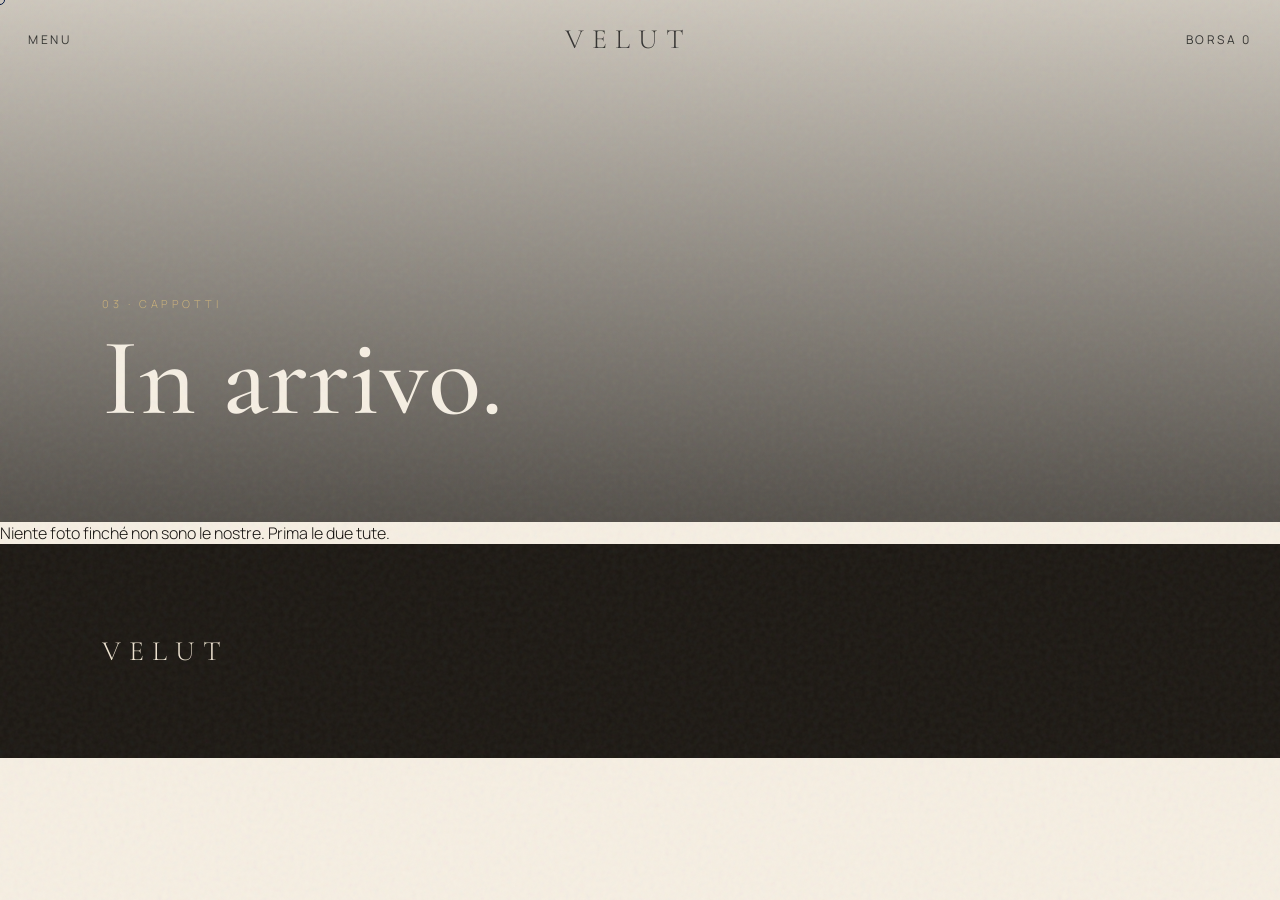
<file: cappotti.html>
<!DOCTYPE html>
<html lang="it">
<head>
<meta charset="UTF-8"/>
<meta name="viewport" content="width=device-width, initial-scale=1"/>
<title>Cappotti — VELUT</title>
<link href="https://fonts.googleapis.com/css2?family=Cormorant+Garamond:ital,wght@0,400;0,500;1,400&family=Manrope:wght@300;400;500&display=swap" rel="stylesheet"/>
<link rel="stylesheet" href="styles.css"/>
</head>
<body>
<div class="cursor" id="cursor"></div><div class="grain"></div>
<nav class="nav"><button class="nav-link" data-open="menu">Menu</button><a class="wordmark" href="index.html">VELUT</a><button class="nav-link" id="cartBtn">Borsa <span id="cartCount">0</span></button></nav>
<aside class="panel" id="menu"><button class="panel-close" data-close>×</button><a href="index.html">Home</a><a href="magliette.html">Magliette</a><a href="tute.html">Tute</a><a href="cappotti.html">Cappotti</a></aside>
<aside class="panel cart" id="cart"><button class="panel-close" data-close-cart>×</button><p class="eyebrow">Borsa</p><div id="cartItems" class="cart-items"></div><div class="cart-foot"><div class="row"><span>Totale</span><strong id="cartTotal">€ 0</strong></div><button class="btn solid" id="checkout">Richiedi il capo</button></div></aside>
<header class="page-hero"><div class="hero-veil"></div><div class="copy"><p class="eyebrow">03 · Cappotti</p><h1>In arrivo.</h1></div></header>
<p class="note-atelier">Niente foto finché non sono le nostre. Prima le due tute.</p>
<footer class="foot"><div><p class="wordmark">VELUT</p></div></footer>
<script src="app.js"></script>
</body>
</html>
</file>
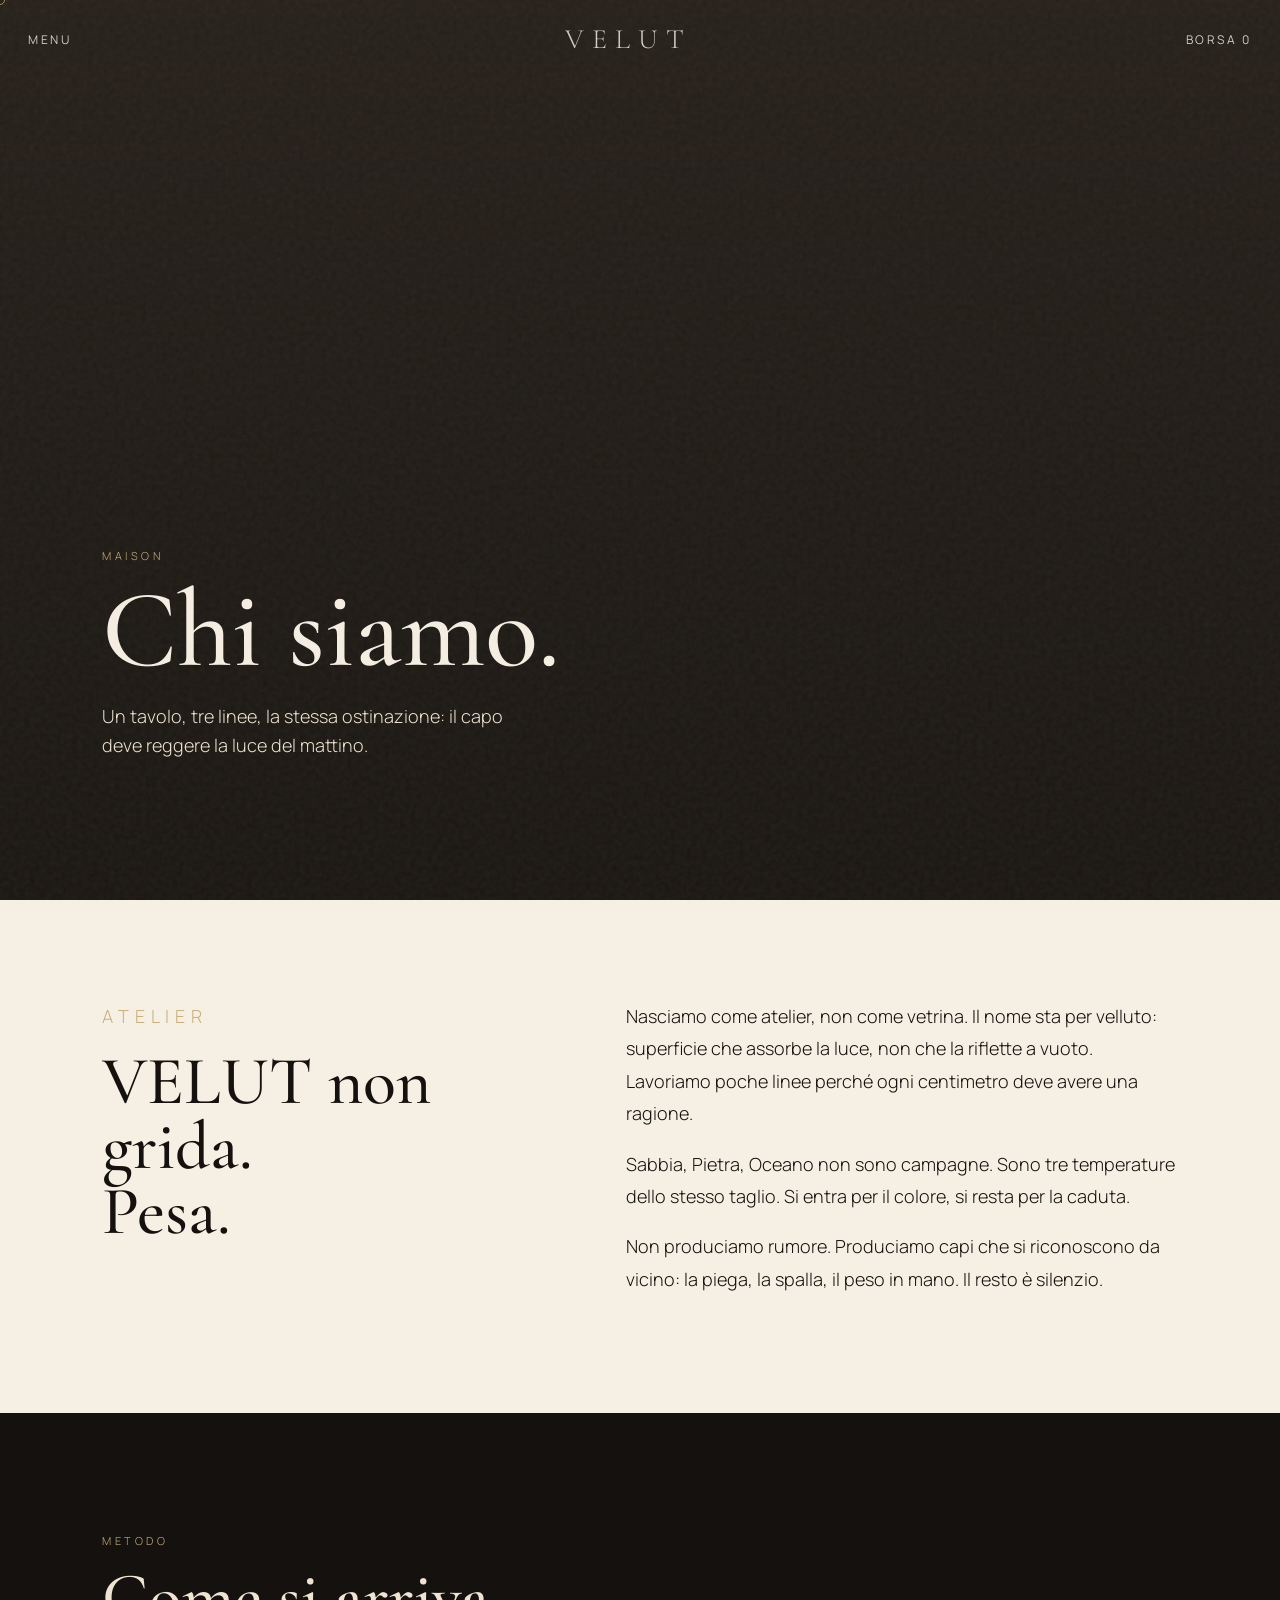
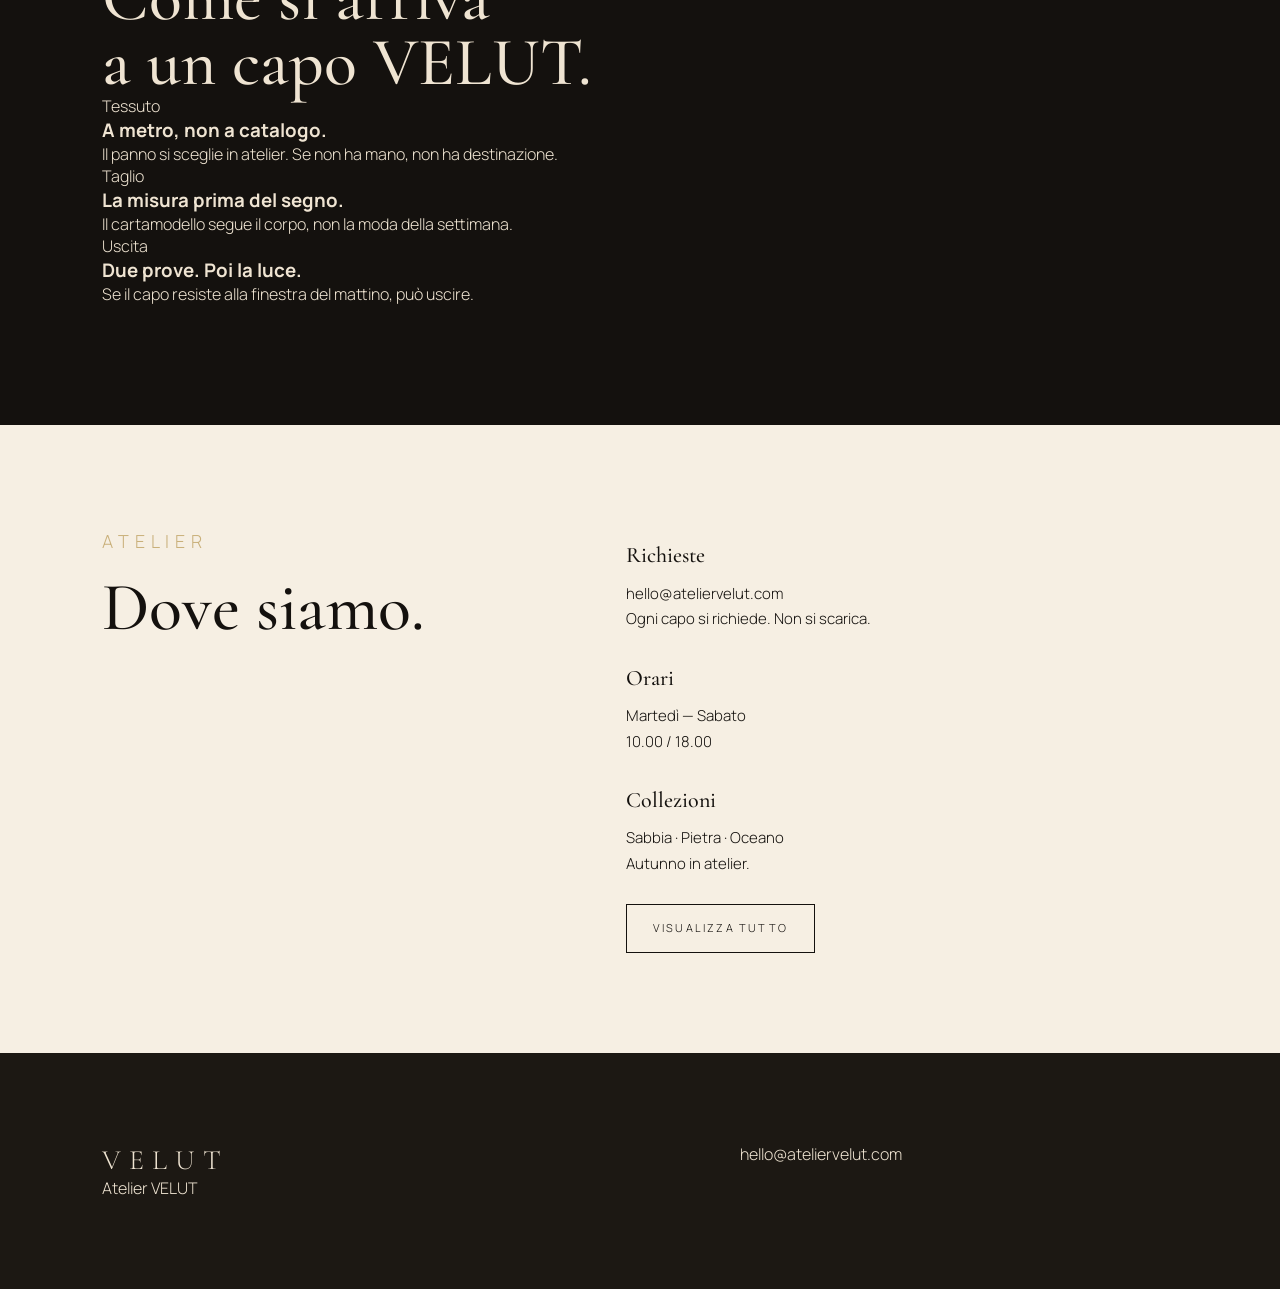
<file: chi-siamo.html>
<!DOCTYPE html>
<html lang="it">
<head>
<meta charset="UTF-8"/>
<meta name="viewport" content="width=device-width, initial-scale=1"/>
<title>Chi siamo — Atelier VELUT</title>
<link href="https://fonts.googleapis.com/css2?family=Cormorant+Garamond:ital,wght@0,400;0,500;1,400&family=Manrope:wght@300;400;500&display=swap" rel="stylesheet"/>
<link rel="stylesheet" href="styles.css"/>
</head>
<body>
<div class="cursor" id="cursor"></div><div class="grain"></div>
<nav class="nav"><button class="nav-link" data-open="menu">Menu</button><a class="wordmark" href="index.html">VELUT</a><button class="nav-link" id="cartBtn">Borsa <span id="cartCount">0</span></button></nav>
<aside class="panel" id="menu"><button class="panel-close" data-close>×</button><p class="eyebrow">Atelier</p><a href="index.html">Home</a><a href="collezioni.html">Visualizza tutto</a><a href="collezione-sabbia.html">Sabbia</a><a href="collezione-pietra.html">Pietra</a><a href="collezione-oceano.html">Oceano</a><a href="chi-siamo.html">Chi siamo</a></aside>
<aside class="panel cart" id="cart"><button class="panel-close" data-close-cart>×</button><p class="eyebrow">Borsa</p><div id="cartItems" class="cart-items"></div><div class="cart-foot"><div class="row"><span>Totale</span><strong id="cartTotal">€ 0</strong></div><button class="btn solid" id="checkout">Richiedi il capo</button></div></aside>
<header class="hero">
  <div class="hero-media">
    <video autoplay muted loop playsinline>
      <source src="https://videos.pexels.com/video-files/7252270/7252270-hd_1920_1080_25fps.mp4" type="video/mp4"/>
    </video>
  </div>
  <div class="hero-veil"></div>
  <div class="hero-copy">
    <p class="eyebrow">Maison</p>
    <h1>Chi siamo.</h1>
    <p class="lede">Un tavolo, tre linee, la stessa ostinazione: il capo deve reggere la luce del mattino.</p>
  </div>
</header>
<section class="chi">
  <div class="chi-grid">
    <div>
      <p class="eyebrow">Atelier</p>
      <h2>VELUT non grida.<br/>Pesa.</h2>
    </div>
    <div>
      <p>Nasciamo come atelier, non come vetrina. Il nome sta per velluto: superficie che assorbe la luce, non che la riflette a vuoto. Lavoriamo poche linee perché ogni centimetro deve avere una ragione.</p>
      <p>Sabbia, Pietra, Oceano non sono campagne. Sono tre temperature dello stesso taglio. Si entra per il colore, si resta per la caduta.</p>
      <p>Non produciamo rumore. Produciamo capi che si riconoscono da vicino: la piega, la spalla, il peso in mano. Il resto è silenzio.</p>
    </div>
  </div>
</section>
<section class="storia">
  <div class="storia-head">
    <p class="eyebrow">Metodo</p>
    <h2>Come si arriva<br/>a un capo VELUT.</h2>
  </div>
  <div class="storia-grid">
    <article class="storia-item">
      <p class="num">Tessuto</p>
      <h3>A metro, non a catalogo.</h3>
      <p>Il panno si sceglie in atelier. Se non ha mano, non ha destinazione.</p>
    </article>
    <article class="storia-item">
      <p class="num">Taglio</p>
      <h3>La misura prima del segno.</h3>
      <p>Il cartamodello segue il corpo, non la moda della settimana.</p>
    </article>
    <article class="storia-item">
      <p class="num">Uscita</p>
      <h3>Due prove. Poi la luce.</h3>
      <p>Se il capo resiste alla finestra del mattino, può uscire.</p>
    </article>
  </div>
</section>
<section class="chi">
  <div class="chi-grid">
    <div>
      <p class="eyebrow">Atelier</p>
      <h2>Dove siamo.</h2>
    </div>
    <div class="atelier-meta">
      <p><strong>Richieste</strong>hello@ateliervelut.com<br/>Ogni capo si richiede. Non si scarica.</p>
      <p><strong>Orari</strong>Martedì — Sabato<br/>10.00 / 18.00</p>
      <p><strong>Collezioni</strong>Sabbia · Pietra · Oceano<br/>Autunno in atelier.</p>
      <p><a class="btn ink" href="collezioni.html">Visualizza tutto</a></p>
    </div>
  </div>
</section>
<footer class="foot"><div><p class="wordmark">VELUT</p><p>Atelier VELUT</p></div><div><p>hello@ateliervelut.com</p></div></footer>
<script src="app.js"></script>
</body>
</html>
</file>
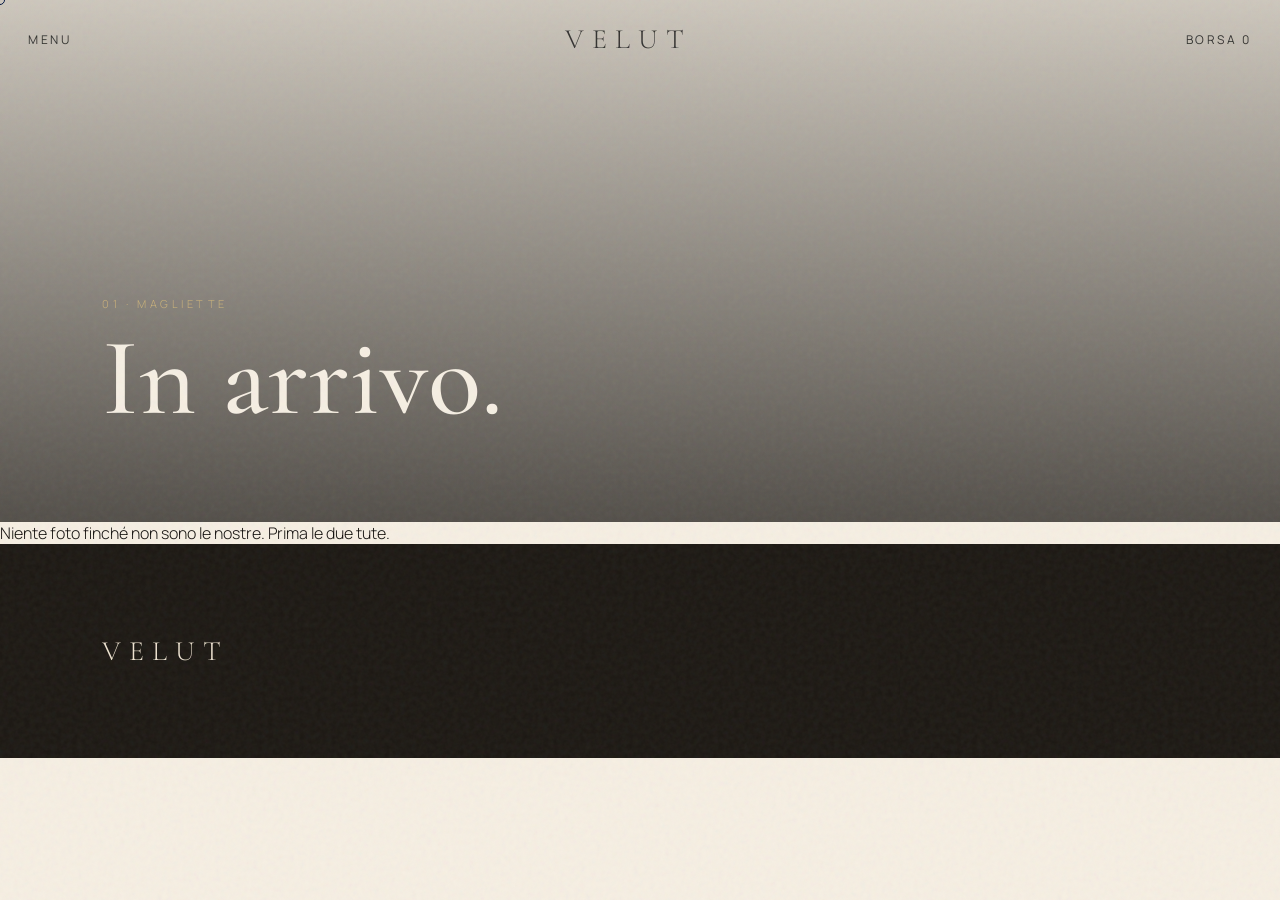
<file: magliette.html>
<!DOCTYPE html>
<html lang="it">
<head>
<meta charset="UTF-8"/>
<meta name="viewport" content="width=device-width, initial-scale=1"/>
<title>Magliette — VELUT</title>
<link href="https://fonts.googleapis.com/css2?family=Cormorant+Garamond:ital,wght@0,400;0,500;1,400&family=Manrope:wght@300;400;500&display=swap" rel="stylesheet"/>
<link rel="stylesheet" href="styles.css"/>
</head>
<body>
<div class="cursor" id="cursor"></div><div class="grain"></div>
<nav class="nav"><button class="nav-link" data-open="menu">Menu</button><a class="wordmark" href="index.html">VELUT</a><button class="nav-link" id="cartBtn">Borsa <span id="cartCount">0</span></button></nav>
<aside class="panel" id="menu"><button class="panel-close" data-close>×</button><a href="index.html">Home</a><a href="magliette.html">Magliette</a><a href="tute.html">Tute</a><a href="cappotti.html">Cappotti</a></aside>
<aside class="panel cart" id="cart"><button class="panel-close" data-close-cart>×</button><p class="eyebrow">Borsa</p><div id="cartItems" class="cart-items"></div><div class="cart-foot"><div class="row"><span>Totale</span><strong id="cartTotal">€ 0</strong></div><button class="btn solid" id="checkout">Richiedi il capo</button></div></aside>
<header class="page-hero"><div class="hero-veil"></div><div class="copy"><p class="eyebrow">01 · Magliette</p><h1>In arrivo.</h1></div></header>
<p class="note-atelier">Niente foto finché non sono le nostre. Prima le due tute.</p>
<footer class="foot"><div><p class="wordmark">VELUT</p></div></footer>
<script src="app.js"></script>
</body>
</html>
</file>
<file: styles.css>
:root{--black:#14110e;--ivory:#f6efe3;--champagne:#eadcc6;--gold:#c9b07a;--stone:#8d8273;--paper:#efe4d2}*{box-sizing:border-box;margin:0;padding:0}html{scroll-behavior:smooth}body{background:var(--ivory);color:var(--black);font-family:Manrope,sans-serif;font-weight:300;overflow-x:hidden}img,video{width:100%;height:100%;object-fit:cover;display:block}button,a{font-family:inherit}video::-webkit-media-controls{display:none!important}video::-webkit-media-controls-start-playback-button{display:none!important;-webkit-appearance:none}video::-webkit-media-controls-enclosure{display:none!important}.grain{pointer-events:none;position:fixed;inset:0;z-index:80;opacity:.06;background-image:url("data:image/svg+xml,%3Csvg viewBox='0 0 200 200' xmlns='http://www.w3.org/2000/svg'%3E%3Cfilter id='n'%3E%3CfeTurbulence type='fractalNoise' baseFrequency='.85' numOctaves='4' stitchTiles='stitch'/%3E%3C/filter%3E%3Crect width='100%25' height='100%25' filter='url(%23n)'/%3E%3C/svg%3E")}.cursor{width:10px;height:10px;border-radius:50%;border:1px solid var(--gold);position:fixed;pointer-events:none;z-index:90;transform:translate(-50%,-50%);mix-blend-mode:difference}.nav{position:fixed;top:0;left:0;right:0;z-index:40;display:flex;justify-content:space-between;align-items:center;padding:22px 28px;mix-blend-mode:difference;color:var(--ivory)}.wordmark{font-family:"Cormorant Garamond",serif;font-size:28px;letter-spacing:.28em;text-decoration:none;color:inherit}.nav-link{background:none;border:0;color:inherit;font-size:12px;letter-spacing:.22em;text-transform:uppercase;cursor:pointer}.hero{min-height:100vh;position:relative;display:grid;place-items:end start;color:var(--ivory)}.hero-media{position:absolute;inset:0;background:#2a241c}.hero-media video,.hero-media img{width:100%;height:100%;object-fit:cover;filter:grayscale(.22) contrast(1.06) brightness(.84) sepia(.1);pointer-events:none}.hero-veil{position:absolute;inset:0;background:linear-gradient(180deg,rgba(20,17,14,.18),rgba(20,17,14,.72))}.hero-copy{position:relative;z-index:2;padding:0 8vw 12vh;max-width:820px}.hero-actions{display:flex;flex-wrap:wrap;gap:12px}.eyebrow{font-size:11px;letter-spacing:.32em;text-transform:uppercase;color:var(--gold);margin-bottom:18px}h1{font-family:"Cormorant Garamond",serif;font-weight:500;font-size:clamp(52px,9vw,110px);line-height:.9;margin-bottom:22px}.lede{font-size:18px;max-width:440px;margin-bottom:32px;color:var(--paper);line-height:1.6}.btn{display:inline-flex;align-items:center;justify-content:center;border:1px solid var(--gold);background:transparent;color:inherit;padding:14px 26px;letter-spacing:.2em;text-transform:uppercase;font-size:11px;text-decoration:none;cursor:pointer}.btn.solid{background:var(--black);color:var(--ivory);border-color:var(--black)}.btn.ghost{color:var(--ivory)}.btn:hover{background:var(--gold);color:var(--black);border-color:var(--gold)}.btn.glass{background:rgba(234,220,198,.28);backdrop-filter:blur(16px) saturate(1.25);-webkit-backdrop-filter:blur(16px) saturate(1.25);border:1px solid rgba(246,239,227,.62);color:#f6efe3;box-shadow:0 10px 36px rgba(20,17,14,.22);letter-spacing:.16em}.btn.glass:hover{background:rgba(234,220,198,.55);color:#14110e;border-color:#eadcc6}.strip{background:#1c1813;color:var(--gold);display:flex;gap:48px;padding:18px 28px;font-size:11px;letter-spacing:.28em;text-transform:uppercase}.manifesto,.collezione,.foot{padding:90px 8vw}.manifesto{display:grid;grid-template-columns:1fr 1fr;gap:50px;align-items:end;background:var(--paper)}h2{font-family:"Cormorant Garamond",serif;font-size:clamp(36px,6vw,68px);font-weight:500;line-height:.95}.manifesto-text p{font-size:18px;line-height:1.75;margin-bottom:16px;max-width:460px}.product{display:grid;grid-template-columns:1.15fr .85fr;gap:44px;align-items:center;margin-bottom:80px}.product.reverse{grid-template-columns:.85fr 1.15fr}.product.reverse .product-img{order:2}.product-img{height:72vh;min-height:420px;overflow:hidden;background:#d7c6ab}.product-info h3{font-family:"Cormorant Garamond",serif;font-size:46px;font-weight:500}.price{font-size:22px;margin:8px 0 16px;color:#6d5c3d}.product-info p{line-height:1.75}.page-hero{min-height:58vh;position:relative;color:var(--ivory);display:grid;place-items:end start}.page-hero .bg{position:absolute;inset:0;background:#2a241c}.page-hero .bg img{filter:grayscale(.1) brightness(.72) sepia(.08)}.page-hero .copy{position:relative;z-index:2;padding:0 8vw 8vh}.sizes{display:flex;gap:8px;flex-wrap:wrap;margin:12px 0 24px}.size{min-width:52px;padding:10px 12px;border:1px solid #cfc6b8;background:transparent;cursor:pointer}.size.on{background:var(--black);color:var(--ivory)}.foot{display:grid;grid-template-columns:1.4fr 1fr;gap:24px;background:#1c1813;color:var(--paper)}.foot a{color:var(--gold);text-decoration:none;letter-spacing:.12em;font-size:12px;text-transform:uppercase}.panel{position:fixed;inset:0 auto 0 0;width:min(420px,92vw);background:#1c1813;color:var(--ivory);z-index:50;padding:80px 36px 40px;transform:translateX(-105%);transition:transform .45s}.panel.open{transform:none}.panel.cart{left:auto;right:0;transform:translateX(105%)}.panel.cart.open{transform:none}.panel a{display:block;color:inherit;text-decoration:none;font-family:"Cormorant Garamond",serif;font-size:34px;margin:8px 0}.panel-close{position:absolute;top:20px;right:20px;background:none;border:0;color:var(--gold);font-size:32px;cursor:pointer}.cart-line{display:flex;justify-content:space-between;padding:12px 0;border-bottom:1px solid #2a2723}.home-looks{padding:28px 0 80px}.look-map{position:relative;margin:0 3vw 56px;overflow:hidden;border-radius:28px;background:#1a1612;min-height:0}.look-map>img{width:100%;height:auto;min-height:0;object-fit:contain;object-position:center top;display:block}.look-map .hot{position:absolute;z-index:3;white-space:nowrap}.look-map .hot.oceano{left:5%;top:22%}.look-map .hot.sabbia{right:5%;top:22%}.look-map .hot.pietra{left:50%;bottom:6%;transform:translateX(-50%)}.atelier-completi{padding:0 0 8px}.atelier-completi .atelier-label{font-family:Italiana,Cormorant Garamond,serif;font-style:italic;font-weight:700;letter-spacing:.18em;text-transform:uppercase;font-size:13px;padding:0 3vw 18px;color:#6d5c3d}.completi-scroll{display:flex;gap:22px;overflow-x:auto;scroll-snap-type:x mandatory;-webkit-overflow-scrolling:touch;padding:0 3vw 12px;scrollbar-width:thin}.completi-scroll::-webkit-scrollbar{height:6px}.completi-scroll::-webkit-scrollbar-thumb{background:#c9b07a;border-radius:99px}.completo-card{flex:0 0 min(78vw,420px);scroll-snap-align:start}.completo-card h3{font-family:"Cormorant Garamond",serif;font-size:26px;font-weight:700;font-style:italic;margin-top:16px}.completo-card .price{margin:4px 0 0;font-family:Italiana,Cormorant Garamond,serif;font-style:italic;font-weight:700;font-size:20px}.completo-img{display:block;height:82vh;min-height:560px;overflow:hidden;background:#d7c6ab}.completo-img img{width:100%;height:100%;object-fit:cover;object-position:center top}.storia{background:#14110e;color:#efe4d2;padding:120px 8vw}.storia-slim{padding:28px 8vw;width:100%}.storia-slim p{font-size:13px;line-height:1.7;font-style:italic;font-weight:600;color:#d7c6ab;max-width:none;margin:0}.storia-slim strong{font-weight:700;color:#eadcc6;font-style:italic}.chi{padding:100px 8vw;background:var(--ivory)}.chi-grid{display:grid;grid-template-columns:.9fr 1.1fr;gap:72px;align-items:start}.chi h2{margin-bottom:24px}.chi p{font-size:18px;line-height:1.8;margin-bottom:18px;max-width:560px}.atelier-meta{display:grid;gap:28px;padding-top:12px}.atelier-meta p{margin:0;font-size:15px;line-height:1.7;max-width:none}.atelier-meta strong{display:block;font-family:"Cormorant Garamond",serif;font-size:22px;font-weight:500;margin-bottom:6px}.btn.ink{color:var(--black);border-color:var(--black)}@media(max-width:860px){.cursor{display:none}.manifesto,.product,.product.reverse,.foot,.chi-grid{grid-template-columns:1fr}h1{font-size:52px}.look-map .hot{padding:10px 14px;font-size:9px}.completo-card{flex-basis:86vw}.completo-img{height:74vh;min-height:420px}}
</file>
